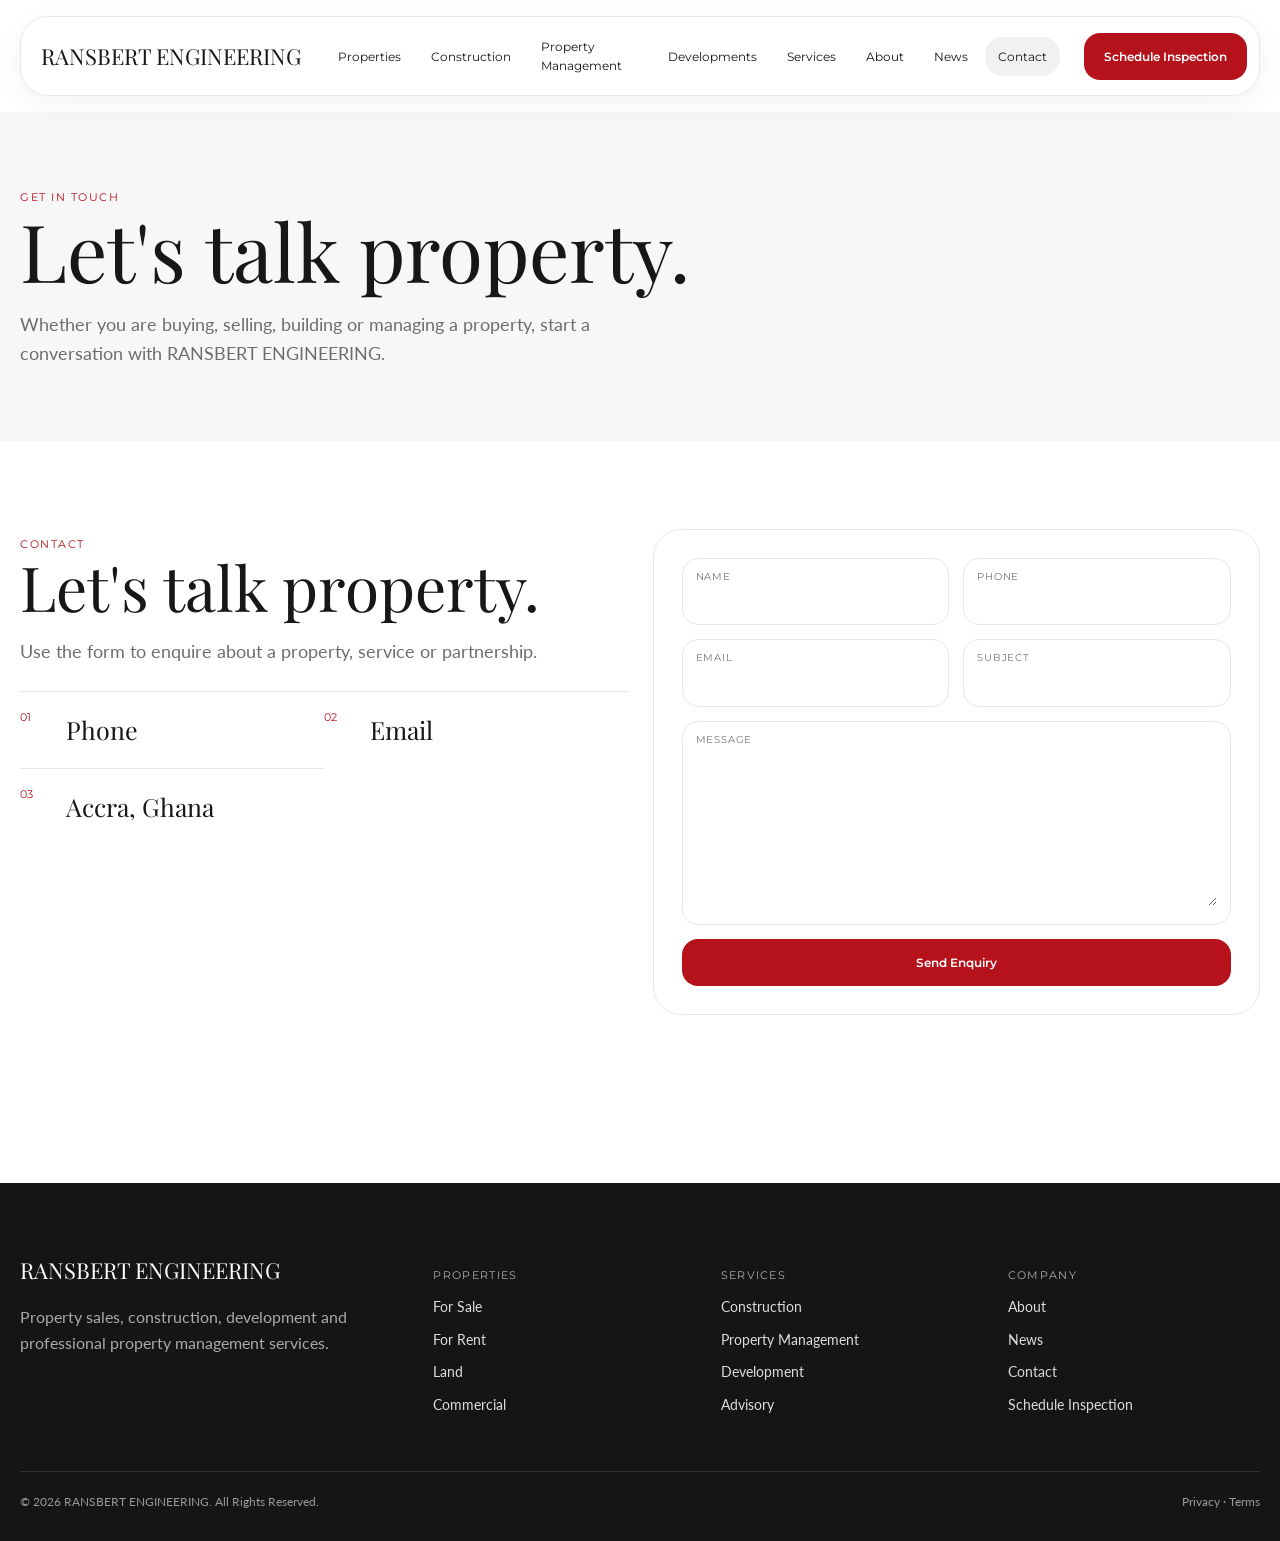
<file: contact.html>
<!doctype html><html><head><meta charset="UTF-8"><meta name="viewport" content="width=device-width,initial-scale=1.0"><meta name="description" content="RANSBERT ENGINEERING — property sales, construction, development and property management in Ghana."><link rel="stylesheet" href="css/style.css"><title>Contact | RANSBERT ENGINEERING</title></head><body><header class="site-header"><div class="container"><nav class="nav">
<a class="brand" href="index.html">RANSBERT ENGINEERING</a>
<div class="nav-links"><a class="" href="properties.html">Properties</a><a class="" href="construction.html">Construction</a><a class="" href="property-management.html">Property Management</a><a class="" href="developments.html">Developments</a><a class="" href="services.html">Services</a><a class="" href="about.html">About</a><a class="" href="news.html">News</a><a class="active" href="contact.html">Contact</a></div><button class="menu-btn" type="button">MENU</button><a class="btn btn-red" href="schedule-inspection.html">Schedule Inspection</a></nav></div></header><main><section class="page-hero"><div class="container"><span class="eyebrow">Get in touch</span><h1>Let's talk property.</h1><p class="lead">Whether you are buying, selling, building or managing a property, start a conversation with RANSBERT ENGINEERING.</p></div></section><section class="section"><div class="container split"><div><span class="eyebrow">Contact</span><h2>Let's talk property.</h2><p class="lead">Use the form to enquire about a property, service or partnership.</p><div class="service-list"><div class="service-item"><b>01</b><span>Phone</span></div><div class="service-item"><b>02</b><span>Email</span></div><div class="service-item"><b>03</b><span>Accra, Ghana</span></div></div></div><div class="details-panel" style="position:static"><form class="form" data-demo><div class="form-grid"><div class="field"><label>Name</label><input required></div><div class="field"><label>Phone</label><input required></div><div class="field"><label>Email</label><input type="email" required></div><div class="field"><label>Subject</label><input required></div><div class="field full"><label>Message</label><textarea rows="6" required></textarea></div></div><div class="notice"></div><button class="btn btn-red">Send Enquiry</button></form></div></div></section></main><footer><div class="container"><div class="footer-grid">
<div><div class="brand">RANSBERT ENGINEERING</div><p style="color:#aaa;max-width:360px">Property sales, construction, development and professional property management services.</p></div>
<div><h4>Properties</h4><a href="properties.html">For Sale</a><a href="properties.html">For Rent</a><a href="properties.html">Land</a><a href="properties.html">Commercial</a></div>
<div><h4>Services</h4><a href="construction.html">Construction</a><a href="property-management.html">Property Management</a><a href="developments.html">Development</a><a href="services.html">Advisory</a></div>
<div><h4>Company</h4><a href="about.html">About</a><a href="news.html">News</a><a href="contact.html">Contact</a><a href="schedule-inspection.html">Schedule Inspection</a></div>
</div><div class="footer-bottom"><span>© 2026 RANSBERT ENGINEERING. All Rights Reserved.</span><span>Privacy · Terms</span></div></div></footer><script src="js/main.js"></script><script src="js/forms.js"></script></body></html>
</file>
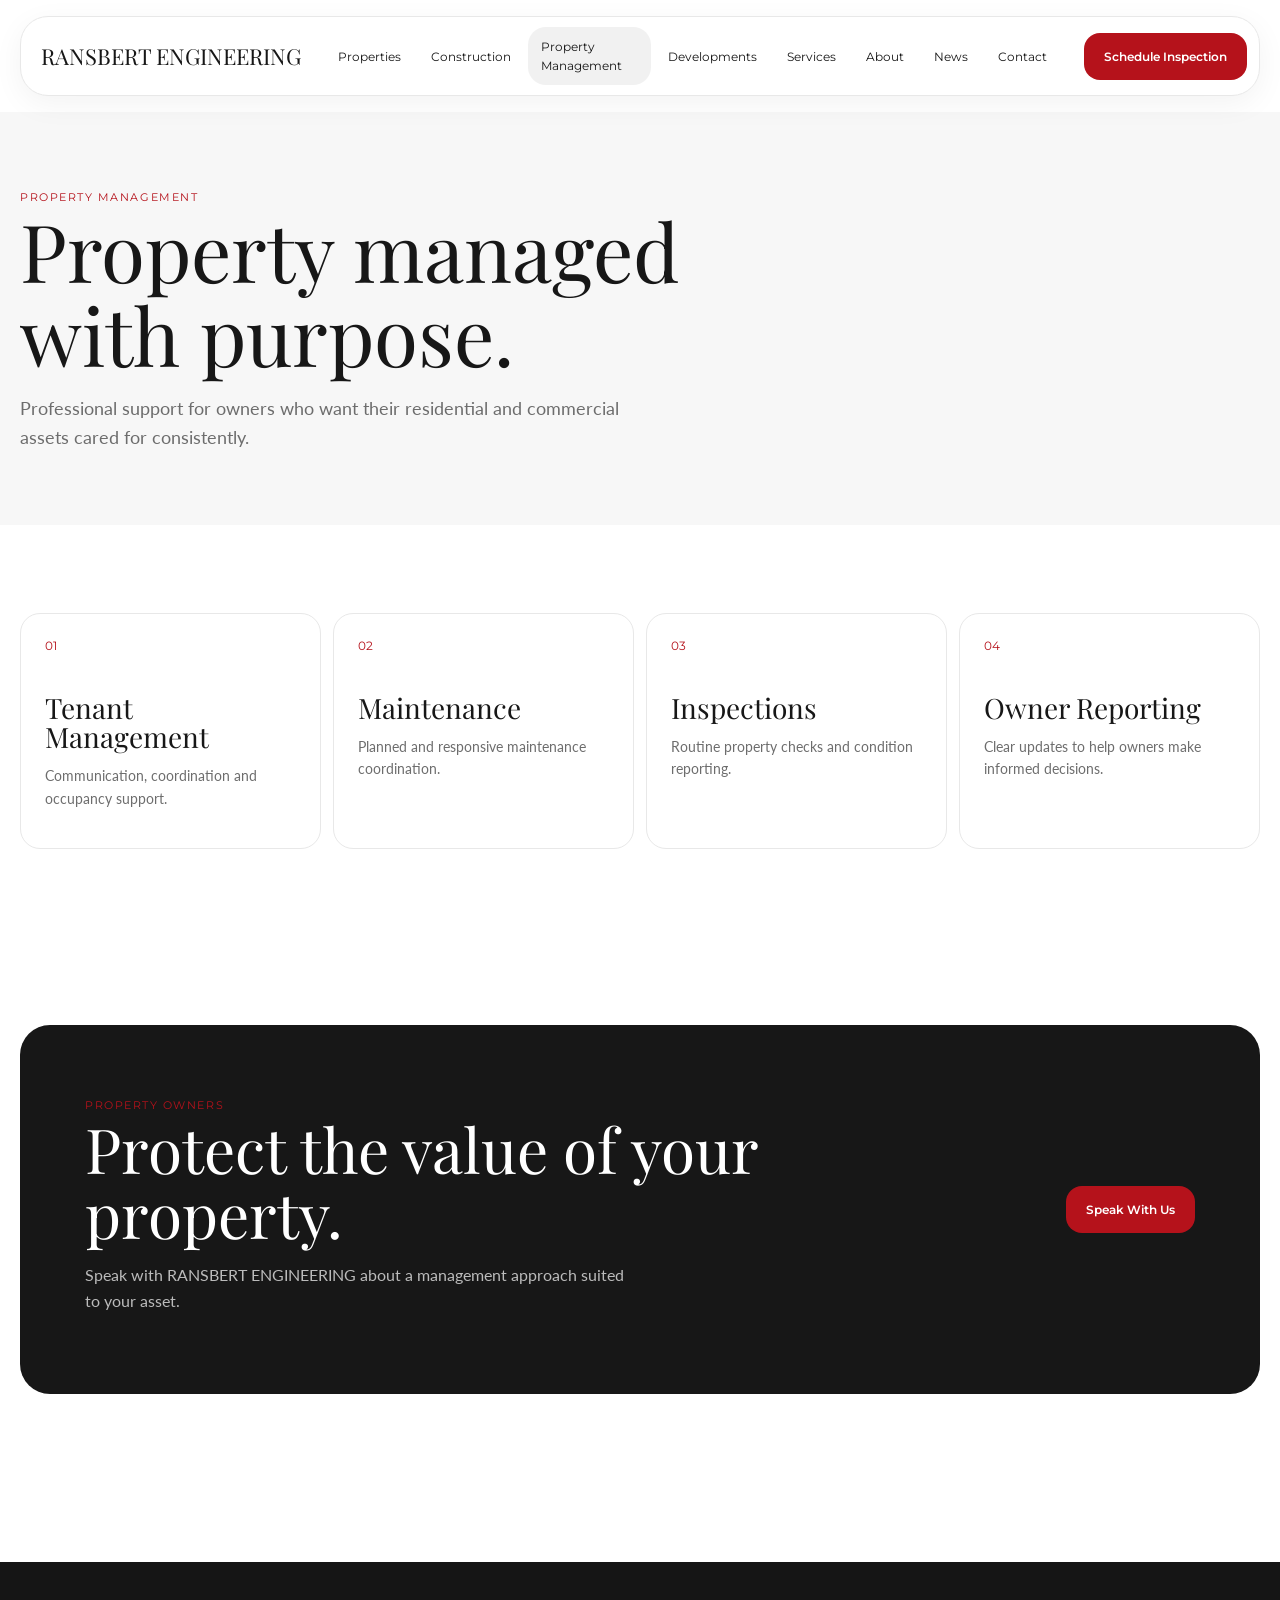
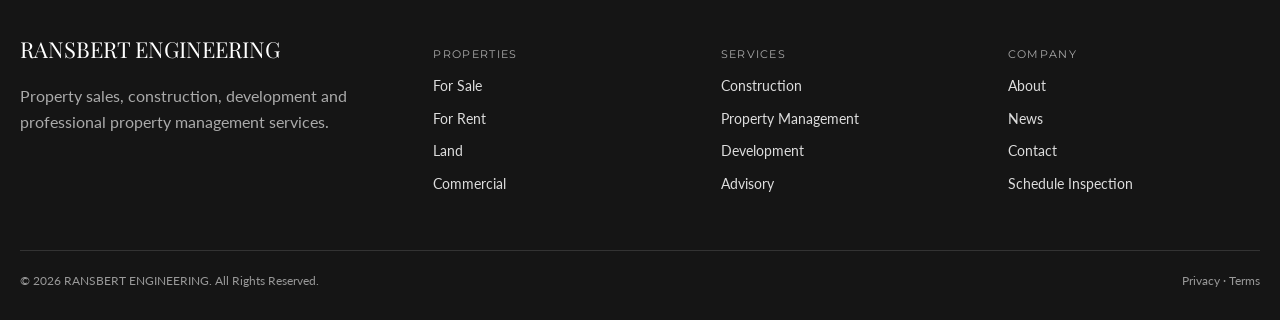
<file: property-management.html>
<!doctype html><html><head><meta charset="UTF-8"><meta name="viewport" content="width=device-width,initial-scale=1.0"><meta name="description" content="RANSBERT ENGINEERING — property sales, construction, development and property management in Ghana."><link rel="stylesheet" href="css/style.css"><title>Property Management | RANSBERT ENGINEERING</title></head><body><header class="site-header"><div class="container"><nav class="nav">
<a class="brand" href="index.html">RANSBERT ENGINEERING</a>
<div class="nav-links"><a class="" href="properties.html">Properties</a><a class="" href="construction.html">Construction</a><a class="active" href="property-management.html">Property Management</a><a class="" href="developments.html">Developments</a><a class="" href="services.html">Services</a><a class="" href="about.html">About</a><a class="" href="news.html">News</a><a class="" href="contact.html">Contact</a></div><button class="menu-btn" type="button">MENU</button><a class="btn btn-red" href="schedule-inspection.html">Schedule Inspection</a></nav></div></header><main><section class="page-hero"><div class="container"><span class="eyebrow">Property management</span><h1>Property managed with purpose.</h1><p class="lead">Professional support for owners who want their residential and commercial assets cared for consistently.</p></div></section><section class="section"><div class="container"><div class="feature-grid"><div class="feature"><div class="num">01</div><h3>Tenant Management</h3><p>Communication, coordination and occupancy support.</p></div><div class="feature"><div class="num">02</div><h3>Maintenance</h3><p>Planned and responsive maintenance coordination.</p></div><div class="feature"><div class="num">03</div><h3>Inspections</h3><p>Routine property checks and condition reporting.</p></div><div class="feature"><div class="num">04</div><h3>Owner Reporting</h3><p>Clear updates to help owners make informed decisions.</p></div></div></div></section><section class="section"><div class="container cta"><div><span class="eyebrow">Property owners</span><h2>Protect the value of your property.</h2><p>Speak with RANSBERT ENGINEERING about a management approach suited to your asset.</p></div><a class="btn btn-red" href="contact.html">Speak With Us</a></div></section></main><footer><div class="container"><div class="footer-grid">
<div><div class="brand">RANSBERT ENGINEERING</div><p style="color:#aaa;max-width:360px">Property sales, construction, development and professional property management services.</p></div>
<div><h4>Properties</h4><a href="properties.html">For Sale</a><a href="properties.html">For Rent</a><a href="properties.html">Land</a><a href="properties.html">Commercial</a></div>
<div><h4>Services</h4><a href="construction.html">Construction</a><a href="property-management.html">Property Management</a><a href="developments.html">Development</a><a href="services.html">Advisory</a></div>
<div><h4>Company</h4><a href="about.html">About</a><a href="news.html">News</a><a href="contact.html">Contact</a><a href="schedule-inspection.html">Schedule Inspection</a></div>
</div><div class="footer-bottom"><span>© 2026 RANSBERT ENGINEERING. All Rights Reserved.</span><span>Privacy · Terms</span></div></div></footer><script src="js/main.js"></script><script src="js/forms.js"></script></body></html>
</file>
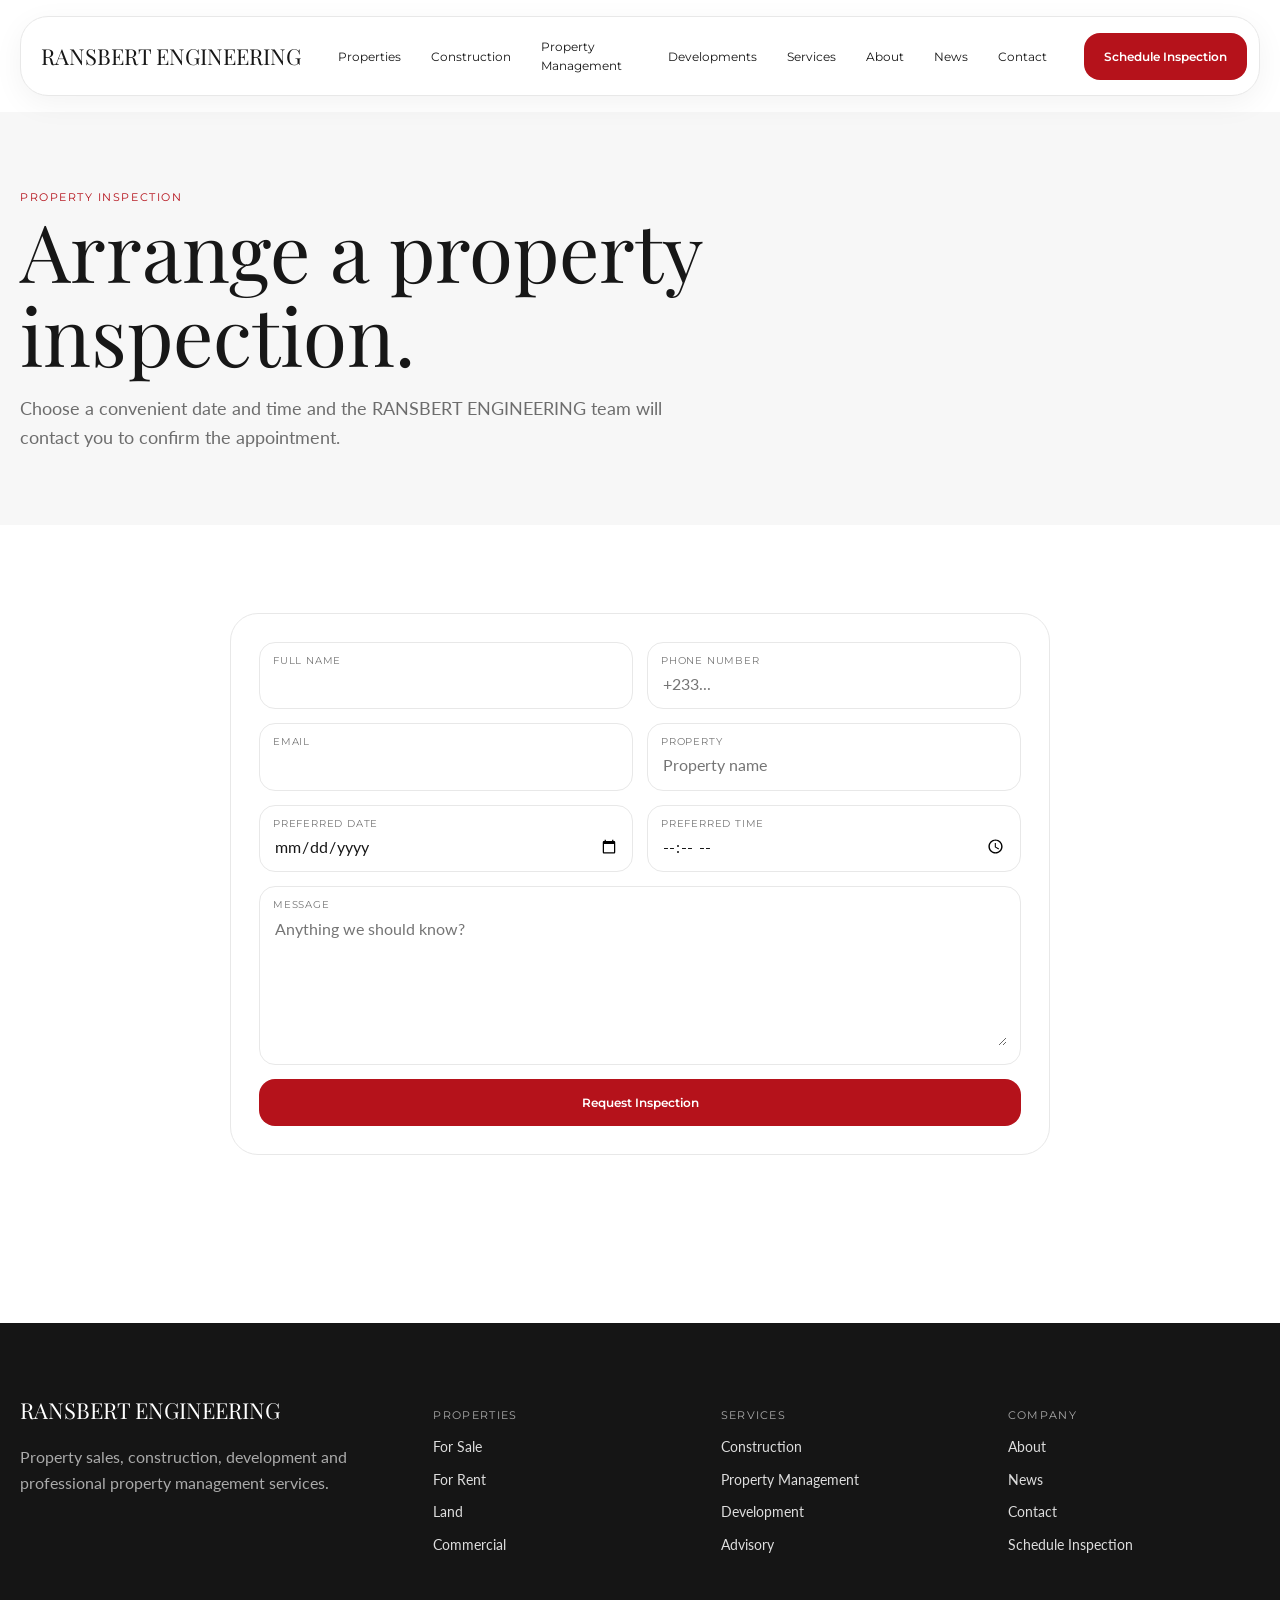
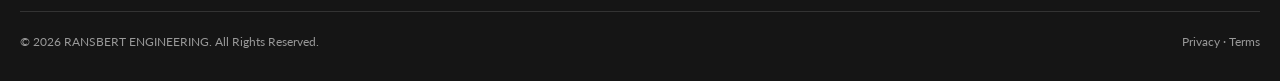
<file: schedule-inspection.html>
<!doctype html><html><head><meta charset="UTF-8"><meta name="viewport" content="width=device-width,initial-scale=1.0"><meta name="description" content="RANSBERT ENGINEERING — property sales, construction, development and property management in Ghana."><link rel="stylesheet" href="css/style.css"><title>Schedule Inspection | RANSBERT ENGINEERING</title></head><body><header class="site-header"><div class="container"><nav class="nav">
<a class="brand" href="index.html">RANSBERT ENGINEERING</a>
<div class="nav-links"><a class="" href="properties.html">Properties</a><a class="" href="construction.html">Construction</a><a class="" href="property-management.html">Property Management</a><a class="" href="developments.html">Developments</a><a class="" href="services.html">Services</a><a class="" href="about.html">About</a><a class="" href="news.html">News</a><a class="" href="contact.html">Contact</a></div><button class="menu-btn" type="button">MENU</button><a class="btn btn-red" href="schedule-inspection.html">Schedule Inspection</a></nav></div></header><main><section class="page-hero"><div class="container"><span class="eyebrow">Property inspection</span><h1>Arrange a property inspection.</h1><p class="lead">Choose a convenient date and time and the RANSBERT ENGINEERING team will contact you to confirm the appointment.</p></div></section><section class="section"><div class="container"><div class="details-panel" style="position:static;max-width:820px;margin:auto"><form class="form" data-demo><div class="form-grid"><div class="field"><label>Full Name</label><input required></div><div class="field"><label>Phone Number</label><input required placeholder="+233..."></div><div class="field"><label>Email</label><input type="email" required></div><div class="field"><label>Property</label><input id="property" required placeholder="Property name"></div><div class="field"><label>Preferred Date</label><input type="date" required></div><div class="field"><label>Preferred Time</label><input type="time" required></div><div class="field full"><label>Message</label><textarea rows="5" placeholder="Anything we should know?"></textarea></div></div><div class="notice"></div><button class="btn btn-red">Request Inspection</button></form></div></div></section></main><footer><div class="container"><div class="footer-grid">
<div><div class="brand">RANSBERT ENGINEERING</div><p style="color:#aaa;max-width:360px">Property sales, construction, development and professional property management services.</p></div>
<div><h4>Properties</h4><a href="properties.html">For Sale</a><a href="properties.html">For Rent</a><a href="properties.html">Land</a><a href="properties.html">Commercial</a></div>
<div><h4>Services</h4><a href="construction.html">Construction</a><a href="property-management.html">Property Management</a><a href="developments.html">Development</a><a href="services.html">Advisory</a></div>
<div><h4>Company</h4><a href="about.html">About</a><a href="news.html">News</a><a href="contact.html">Contact</a><a href="schedule-inspection.html">Schedule Inspection</a></div>
</div><div class="footer-bottom"><span>© 2026 RANSBERT ENGINEERING. All Rights Reserved.</span><span>Privacy · Terms</span></div></div></footer><script src="js/main.js"></script><script src="js/forms.js"></script></body></html>
</file>
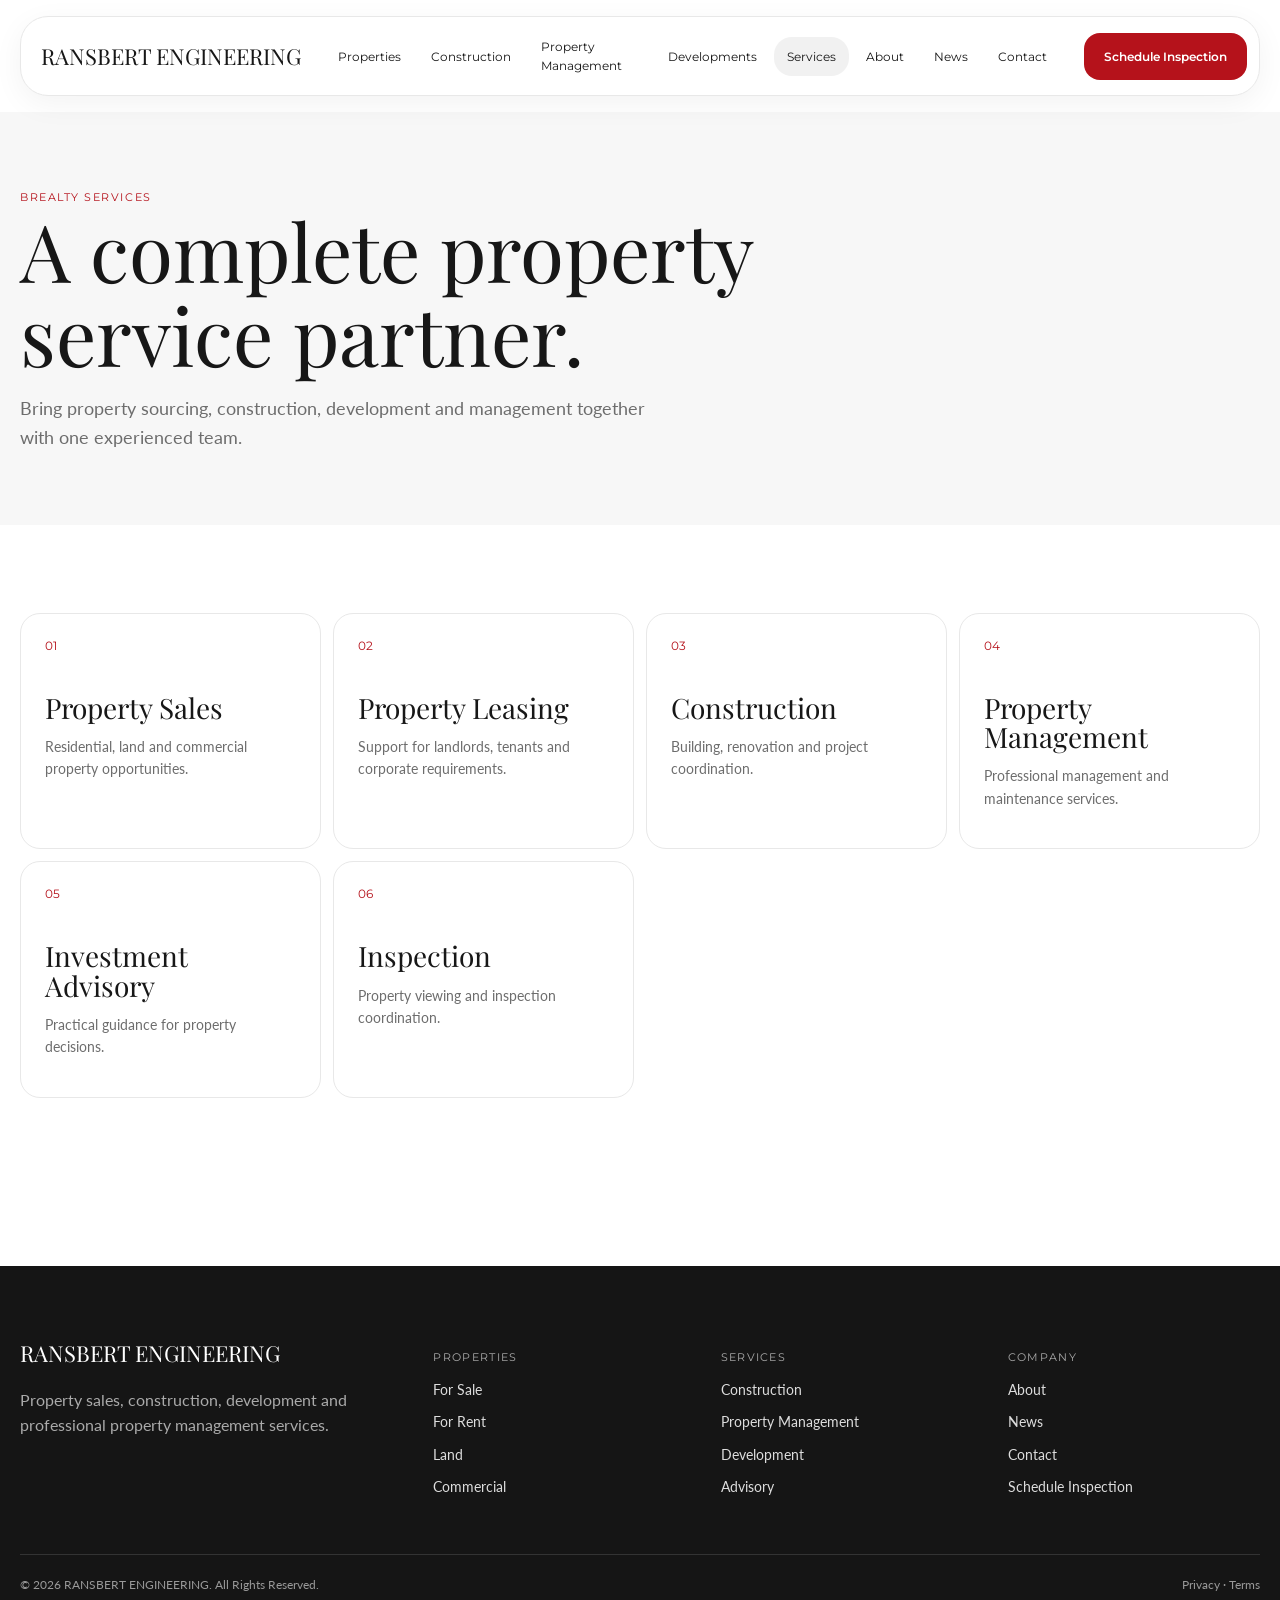
<file: services.html>
<!doctype html><html><head><meta charset="UTF-8"><meta name="viewport" content="width=device-width,initial-scale=1.0"><meta name="description" content="RANSBERT ENGINEERING — property sales, construction, development and property management in Ghana."><link rel="stylesheet" href="css/style.css"><title>Services | RANSBERT ENGINEERING</title></head><body><header class="site-header"><div class="container"><nav class="nav">
<a class="brand" href="index.html">RANSBERT ENGINEERING</a>
<div class="nav-links"><a class="" href="properties.html">Properties</a><a class="" href="construction.html">Construction</a><a class="" href="property-management.html">Property Management</a><a class="" href="developments.html">Developments</a><a class="active" href="services.html">Services</a><a class="" href="about.html">About</a><a class="" href="news.html">News</a><a class="" href="contact.html">Contact</a></div><button class="menu-btn" type="button">MENU</button><a class="btn btn-red" href="schedule-inspection.html">Schedule Inspection</a></nav></div></header><main><section class="page-hero"><div class="container"><span class="eyebrow">Brealty services</span><h1>A complete property service partner.</h1><p class="lead">Bring property sourcing, construction, development and management together with one experienced team.</p></div></section><section class="section"><div class="container"><div class="feature-grid"><div class="feature"><div class="num">01</div><h3>Property Sales</h3><p>Residential, land and commercial property opportunities.</p></div><div class="feature"><div class="num">02</div><h3>Property Leasing</h3><p>Support for landlords, tenants and corporate requirements.</p></div><div class="feature"><div class="num">03</div><h3>Construction</h3><p>Building, renovation and project coordination.</p></div><div class="feature"><div class="num">04</div><h3>Property Management</h3><p>Professional management and maintenance services.</p></div><div class="feature"><div class="num">05</div><h3>Investment Advisory</h3><p>Practical guidance for property decisions.</p></div><div class="feature"><div class="num">06</div><h3>Inspection</h3><p>Property viewing and inspection coordination.</p></div></div></div></section></main><footer><div class="container"><div class="footer-grid">
<div><div class="brand">RANSBERT ENGINEERING</div><p style="color:#aaa;max-width:360px">Property sales, construction, development and professional property management services.</p></div>
<div><h4>Properties</h4><a href="properties.html">For Sale</a><a href="properties.html">For Rent</a><a href="properties.html">Land</a><a href="properties.html">Commercial</a></div>
<div><h4>Services</h4><a href="construction.html">Construction</a><a href="property-management.html">Property Management</a><a href="developments.html">Development</a><a href="services.html">Advisory</a></div>
<div><h4>Company</h4><a href="about.html">About</a><a href="news.html">News</a><a href="contact.html">Contact</a><a href="schedule-inspection.html">Schedule Inspection</a></div>
</div><div class="footer-bottom"><span>© 2026 RANSBERT ENGINEERING. All Rights Reserved.</span><span>Privacy · Terms</span></div></div></footer><script src="js/main.js"></script><script src="js/forms.js"></script></body></html>
</file>
<file: css/style.css>
@import url('https://fonts.googleapis.com/css2?family=EB+Garamond:wght@400&family=Lato:wght@400;700&family=Montserrat:wght@400;600&family=Playfair+Display:wght@400&display=swap');

:root{
  --red:#b5121b;--red-dark:#8f0e15;--ink:#171717;--muted:#6d6d6d;
  --line:#e8e8e8;--soft:#f7f7f7;--white:#fff;--radius:22px;
  --shadow:0 12px 40px rgba(0,0,0,.07);--max:1240px;
}
*{box-sizing:border-box}html{scroll-behavior:smooth}
body{margin:0;background:var(--white);color:var(--ink);font-family:Lato,Arial,sans-serif;line-height:1.6}
a{color:inherit;text-decoration:none}button,input,select,textarea{font:inherit}
img{display:block;max-width:100%}
.container{width:min(calc(100% - 40px),var(--max));margin:auto}
.site-header{position:sticky;top:0;z-index:1000;padding:16px 0;background:rgba(255,255,255,.92);backdrop-filter:blur(14px)}
.nav{display:flex;align-items:center;gap:24px;background:#fff;border:1px solid var(--line);border-radius:28px;padding:10px 12px 10px 20px;box-shadow:0 8px 30px rgba(0,0,0,.05)}
.brand{font-family:Playfair Display,serif;font-size:22px;white-space:nowrap}
.nav-links{display:flex;align-items:center;justify-content:center;gap:4px;flex:1}
.nav-links a,.menu-btn{border:0;background:transparent;padding:10px 13px;border-radius:18px;cursor:pointer;font-family:Montserrat,sans-serif;font-size:12px;transition:.3s}
.nav-links a:hover,.nav-links a.active{background:#f1f1f1}
.menu-btn{display:none}
.btn{display:inline-flex;align-items:center;justify-content:center;gap:8px;border:1px solid transparent;border-radius:16px;padding:13px 19px;cursor:pointer;transition:.3s;font-family:Montserrat,sans-serif;font-size:12px;font-weight:600}
.btn-red{background:var(--red);color:#fff}.btn-red:hover{background:var(--red-dark);transform:translateY(-2px)}
.btn-light{background:#fff;border-color:var(--line)}.btn-light:hover{background:#f7f7f7;transform:translateY(-2px)}
.hero{padding:30px 0 70px}
.hero-grid{display:grid;grid-template-columns:1.02fr .98fr;gap:24px;align-items:stretch}
.hero-copy{padding:70px 20px 50px 0}
.eyebrow,.tag{font-family:Montserrat,sans-serif;font-size:11px;letter-spacing:.14em;text-transform:uppercase;color:var(--red)}
h1,h2,h3{margin:0;line-height:1.05;font-weight:400}
h1{font-family:Playfair Display,serif;font-size:clamp(52px,7vw,96px);max-width:760px}
h2{font-family:Playfair Display,serif;font-size:clamp(38px,5vw,62px)}
h3{font-family:Playfair Display,serif;font-size:28px}
.lead{font-size:18px;color:var(--muted);max-width:650px}
.hero-actions{display:flex;gap:10px;flex-wrap:wrap;margin-top:28px}
.visual{min-height:590px;border-radius:32px;overflow:hidden;background:#ddd;position:relative}
.visual img{width:100%;height:100%;object-fit:cover;filter:saturate(.92);transition:transform 1.2s ease}.visual:hover img{transform:scale(1.025)}
.visual-caption{position:absolute;left:20px;right:20px;bottom:20px;background:rgba(255,255,255,.94);border-radius:20px;padding:16px 18px;display:flex;justify-content:space-between;gap:15px}
.section{padding:88px 0}.section-soft{background:var(--soft)}
.section-head{display:flex;justify-content:space-between;align-items:end;gap:30px;margin-bottom:32px}
.section-head p{max-width:520px;color:var(--muted);margin:0}
.search-box{display:grid;grid-template-columns:1.2fr 1fr 1fr 1fr auto;gap:8px;background:#fff;border:1px solid var(--line);border-radius:24px;padding:9px;box-shadow:var(--shadow);margin-top:-28px;position:relative;z-index:3}
.field{border:1px solid var(--line);border-radius:16px;padding:11px 13px;background:#fff;min-width:0}
.field label{display:block;font:10px Montserrat,sans-serif;text-transform:uppercase;letter-spacing:.08em;color:#777;margin-bottom:3px}
.field input,.field select,.field textarea{border:0;outline:0;width:100%;background:transparent;color:var(--ink)}
.grid{display:grid;grid-template-columns:repeat(3,1fr);gap:18px}
.property-card{border:1px solid var(--line);border-radius:24px;overflow:hidden;background:#fff;transition:.35s;box-shadow:0 3px 20px rgba(0,0,0,.03)}
.property-card:hover{transform:translateY(-5px);box-shadow:var(--shadow)}
.card-image{height:270px;overflow:hidden;position:relative;background:#ddd}
.card-image img{width:100%;height:100%;object-fit:cover;transition:.6s;filter:saturate(.95)}
.property-card:hover .card-image img{transform:scale(1.045)}
.status{position:absolute;top:14px;left:14px;background:#fff;border-radius:13px;padding:7px 10px;font:10px Montserrat,sans-serif;text-transform:uppercase}
.card-body{padding:18px}.price{font:600 17px Montserrat,sans-serif;margin:8px 0}.meta{font-size:13px;color:var(--muted)}
.card-row{display:flex;justify-content:space-between;gap:10px;align-items:center;margin-top:16px}
.text-link{font:600 12px Montserrat,sans-serif}.text-link:hover{color:var(--red)}
.feature-grid{display:grid;grid-template-columns:repeat(4,1fr);gap:12px}
.feature{border:1px solid var(--line);border-radius:20px;padding:24px;min-height:170px;background:#fff}
.feature .num{font:12px Montserrat;color:var(--red);margin-bottom:40px}.feature p{color:var(--muted);font-size:14px}
.split{display:grid;grid-template-columns:1fr 1fr;gap:25px;align-items:stretch}
.editorial-image{border-radius:30px;overflow:hidden;min-height:520px;background:#ddd}
.editorial-image img{width:100%;height:100%;object-fit:cover;transition:transform .8s ease}.editorial-image:hover img{transform:scale(1.025)}
.editorial-copy{padding:35px 10px 35px 35px;display:flex;flex-direction:column;justify-content:center}
.serif{font-family:EB Garamond,serif;font-size:22px;color:#444}
.service-list{display:grid;grid-template-columns:repeat(2,1fr);gap:0;margin-top:25px}
.service-item{padding:18px 0;border-top:1px solid var(--line);display:flex;gap:18px}
.service-item b{font:11px Montserrat;color:var(--red);min-width:28px}.service-item span{font-family:Playfair Display;font-size:25px}
.category-grid{display:grid;grid-template-columns:repeat(4,1fr);gap:12px}
.category{padding:30px 20px;border:1px solid var(--line);border-radius:22px;transition:.3s;background:#fff}
.category:hover{background:var(--ink);color:#fff;transform:translateY(-4px)}
.category small{font:10px Montserrat;text-transform:uppercase;opacity:.65}.category h3{margin-top:28px}
.cta{border-radius:30px;background:var(--ink);color:#fff;padding:65px;display:flex;align-items:center;justify-content:space-between;gap:30px}
.cta p{color:#bbb;max-width:550px}.cta h2{max-width:700px}
.page-hero{padding:70px 0 55px;background:var(--soft)}
.page-hero h1{font-size:clamp(50px,7vw,80px)}
.filters{display:flex;gap:8px;flex-wrap:wrap;margin:25px 0}.filters .field{min-width:170px}
.details-grid{display:grid;grid-template-columns:1.25fr .75fr;gap:25px}
.gallery-main{height:620px;border-radius:28px;overflow:hidden;background:#ddd}.gallery-main img{width:100%;height:100%;object-fit:cover}
.thumb-row{display:flex;gap:8px;margin-top:8px;overflow:auto}.thumb{width:92px;height:72px;border-radius:12px;overflow:hidden;border:2px solid transparent;cursor:pointer;flex:0 0 auto}.thumb.active{border-color:var(--red)}.thumb img{width:100%;height:100%;object-fit:cover}
.details-panel{border:1px solid var(--line);border-radius:28px;padding:28px;position:sticky;top:100px;height:max-content}
.details-panel .price{font-size:24px}.specs{display:grid;grid-template-columns:1fr 1fr;border-top:1px solid var(--line);margin-top:20px}.spec{padding:13px 0;border-bottom:1px solid var(--line);font-size:13px}.spec b{display:block;font:10px Montserrat;text-transform:uppercase;color:#777;margin-bottom:2px}
.article-grid{display:grid;grid-template-columns:repeat(3,1fr);gap:18px}.article{border:1px solid var(--line);border-radius:24px;overflow:hidden}.article img{height:230px;width:100%;object-fit:cover}.article-body{padding:20px}
.form{display:grid;gap:14px}.form-grid{display:grid;grid-template-columns:1fr 1fr;gap:14px}.full{grid-column:1/-1}
footer{background:#151515;color:#fff;margin-top:80px;padding:70px 0 30px}.footer-grid{display:grid;grid-template-columns:1.5fr repeat(3,1fr);gap:35px}.footer-grid h4{font:11px Montserrat;text-transform:uppercase;letter-spacing:.12em;color:#aaa}.footer-grid a{display:block;color:#ddd;margin:10px 0;font-size:14px}.footer-bottom{border-top:1px solid #333;margin-top:45px;padding-top:20px;color:#999;font-size:12px;display:flex;justify-content:space-between}
.modal{position:fixed;inset:0;background:rgba(0,0,0,.55);display:none;align-items:center;justify-content:center;padding:20px;z-index:2000}.modal.open{display:flex}.modal-box{background:#fff;border-radius:28px;width:min(620px,100%);padding:28px;max-height:90vh;overflow:auto}.modal-head{display:flex;justify-content:space-between;align-items:center;margin-bottom:20px}.close{background:none;border:0;cursor:pointer;font:12px Montserrat}
.notice{padding:15px;border-radius:15px;background:#f5f5f5;color:#555;font-size:13px;display:none}.notice.show{display:block}
.empty{padding:50px;border:1px dashed #ccc;border-radius:24px;text-align:center;color:#777}
@media(max-width:1000px){.nav-links{display:none}.menu-btn{display:block}.nav .btn{margin-left:auto}.hero-grid,.split,.details-grid{grid-template-columns:1fr}.hero-copy{padding:45px 0 10px}.visual{min-height:500px}.grid{grid-template-columns:repeat(2,1fr)}.feature-grid{grid-template-columns:repeat(2,1fr)}.category-grid{grid-template-columns:repeat(2,1fr)}.search-box{grid-template-columns:1fr 1fr}.search-box .btn{grid-column:1/-1}.details-panel{position:static}.footer-grid{grid-template-columns:1fr 1fr}}
@media(max-width:600px){.container{width:min(calc(100% - 24px),var(--max))}.site-header{padding:9px 0}.nav{padding:8px 10px 8px 15px}.brand{font-size:19px}.nav .btn{padding:10px 12px;font-size:10px}.hero{padding-top:15px}.hero-copy{padding-top:35px}.hero h1{font-size:52px}.lead{font-size:16px}.visual{min-height:390px;border-radius:24px}.section{padding:60px 0}.section-head{display:block}.section-head h2{margin-bottom:15px}.search-box{grid-template-columns:1fr}.search-box .btn{grid-column:auto}.grid,.feature-grid,.article-grid,.category-grid{grid-template-columns:1fr}.service-list{grid-template-columns:1fr}.cta{padding:38px 25px;display:block}.cta .btn{margin-top:18px}.gallery-main{height:390px}.form-grid{grid-template-columns:1fr}.full{grid-column:auto}.footer-grid{grid-template-columns:1fr}.footer-bottom{display:block}.footer-bottom span{display:block;margin-top:8px}}
@media(prefers-reduced-motion:reduce){*{scroll-behavior:auto!important;transition:none!important;animation:none!important}}
</file>
